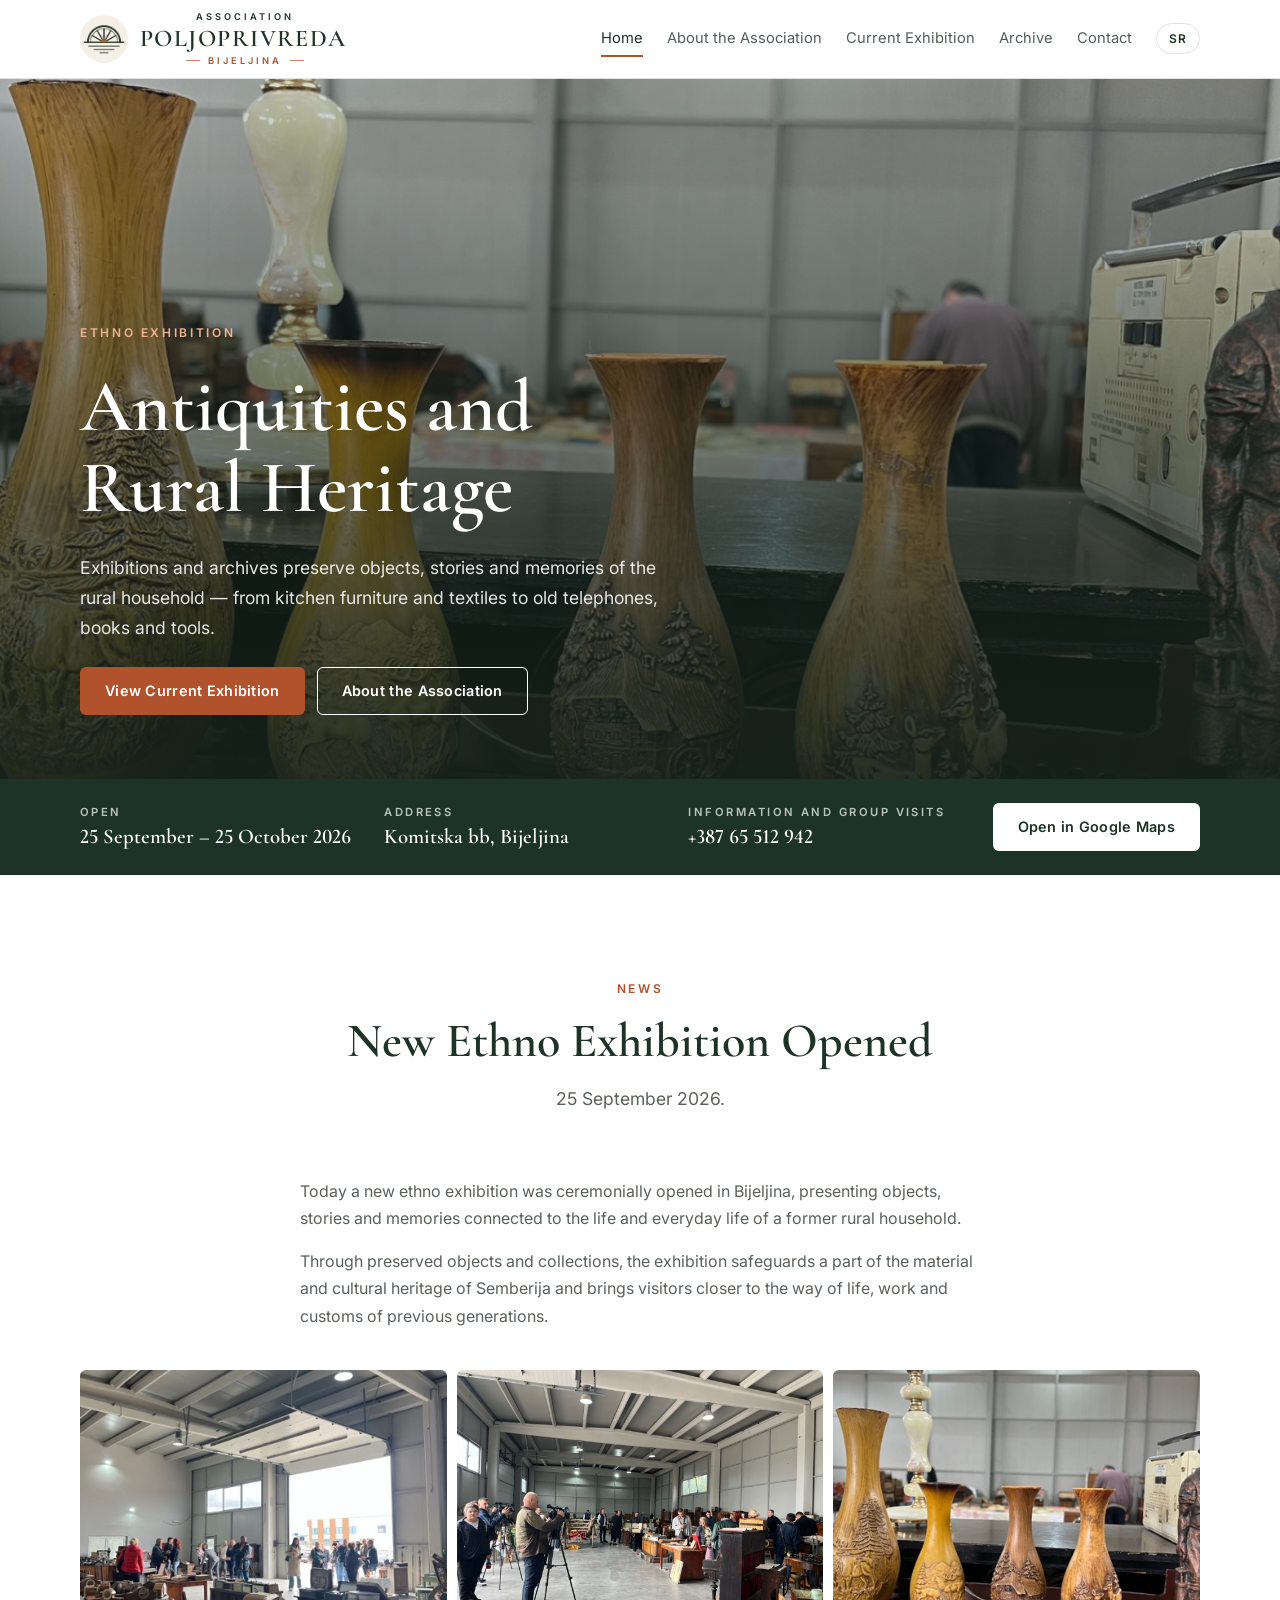
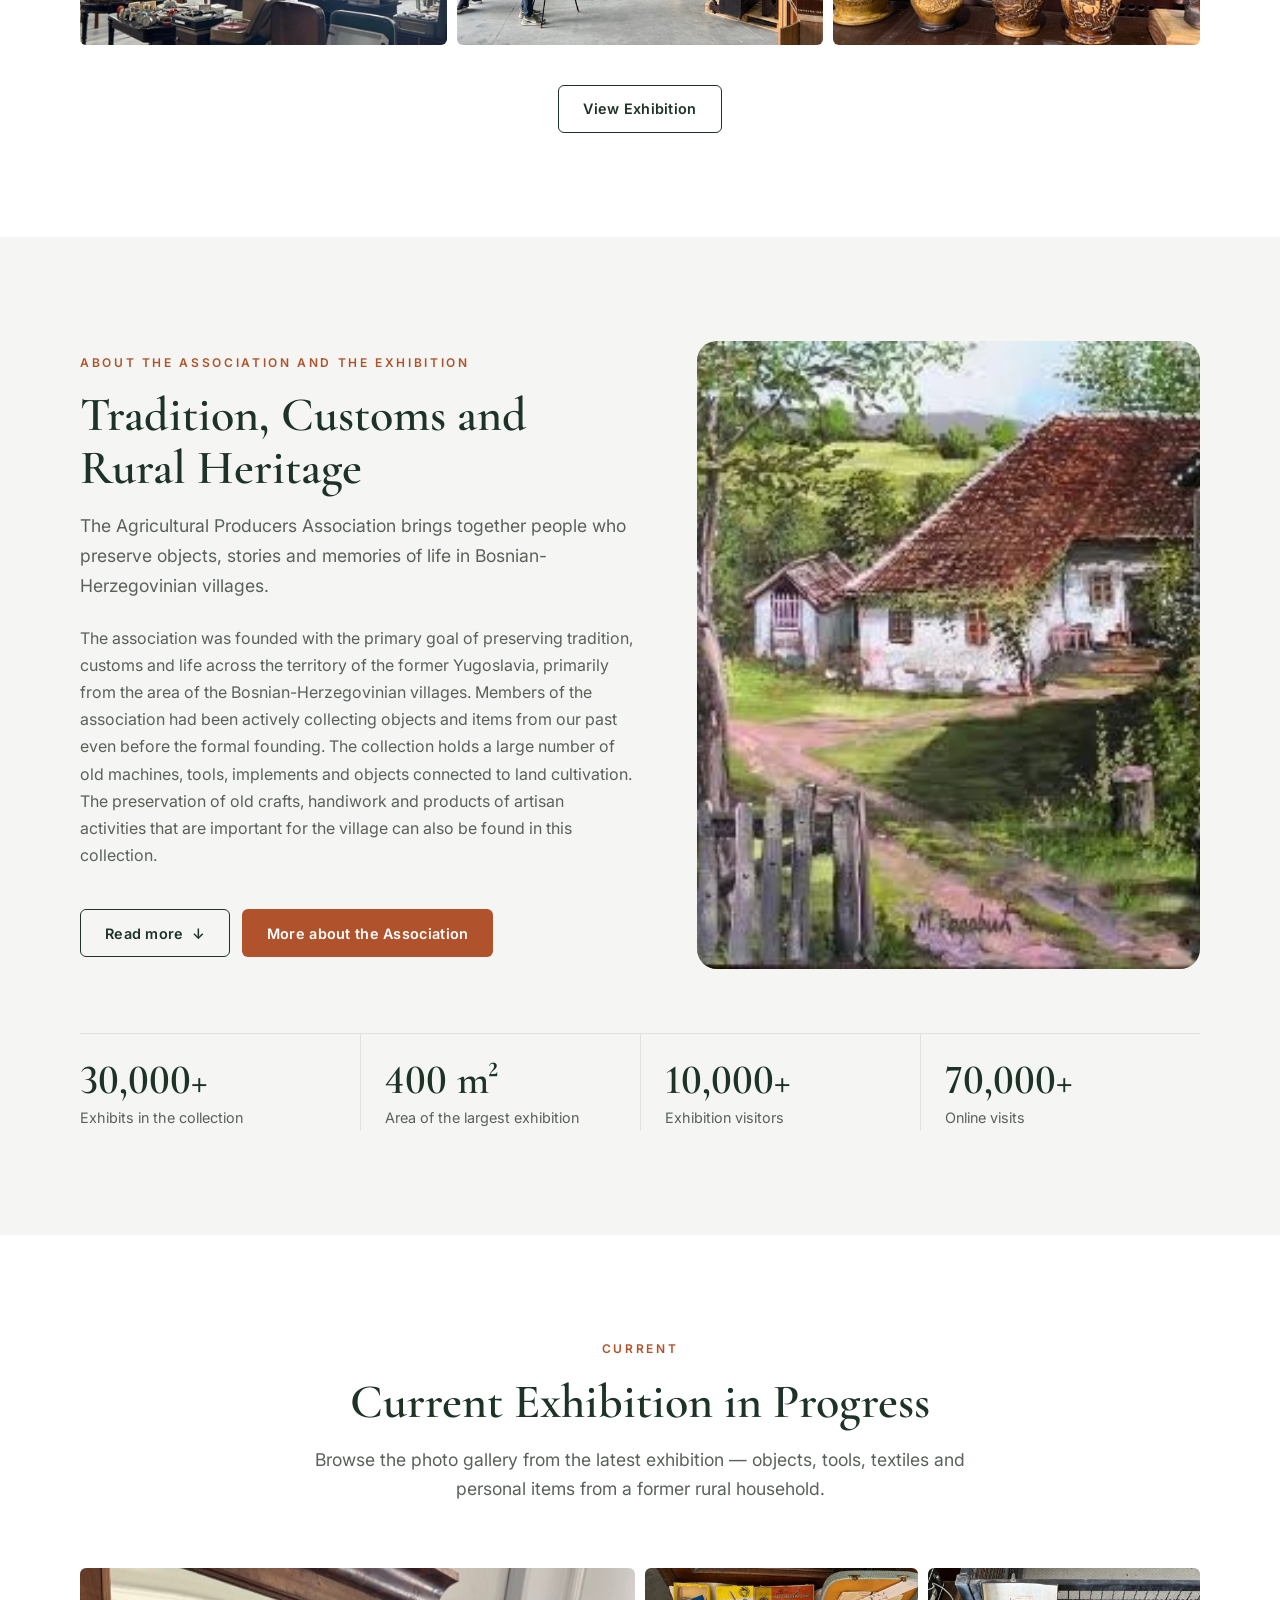
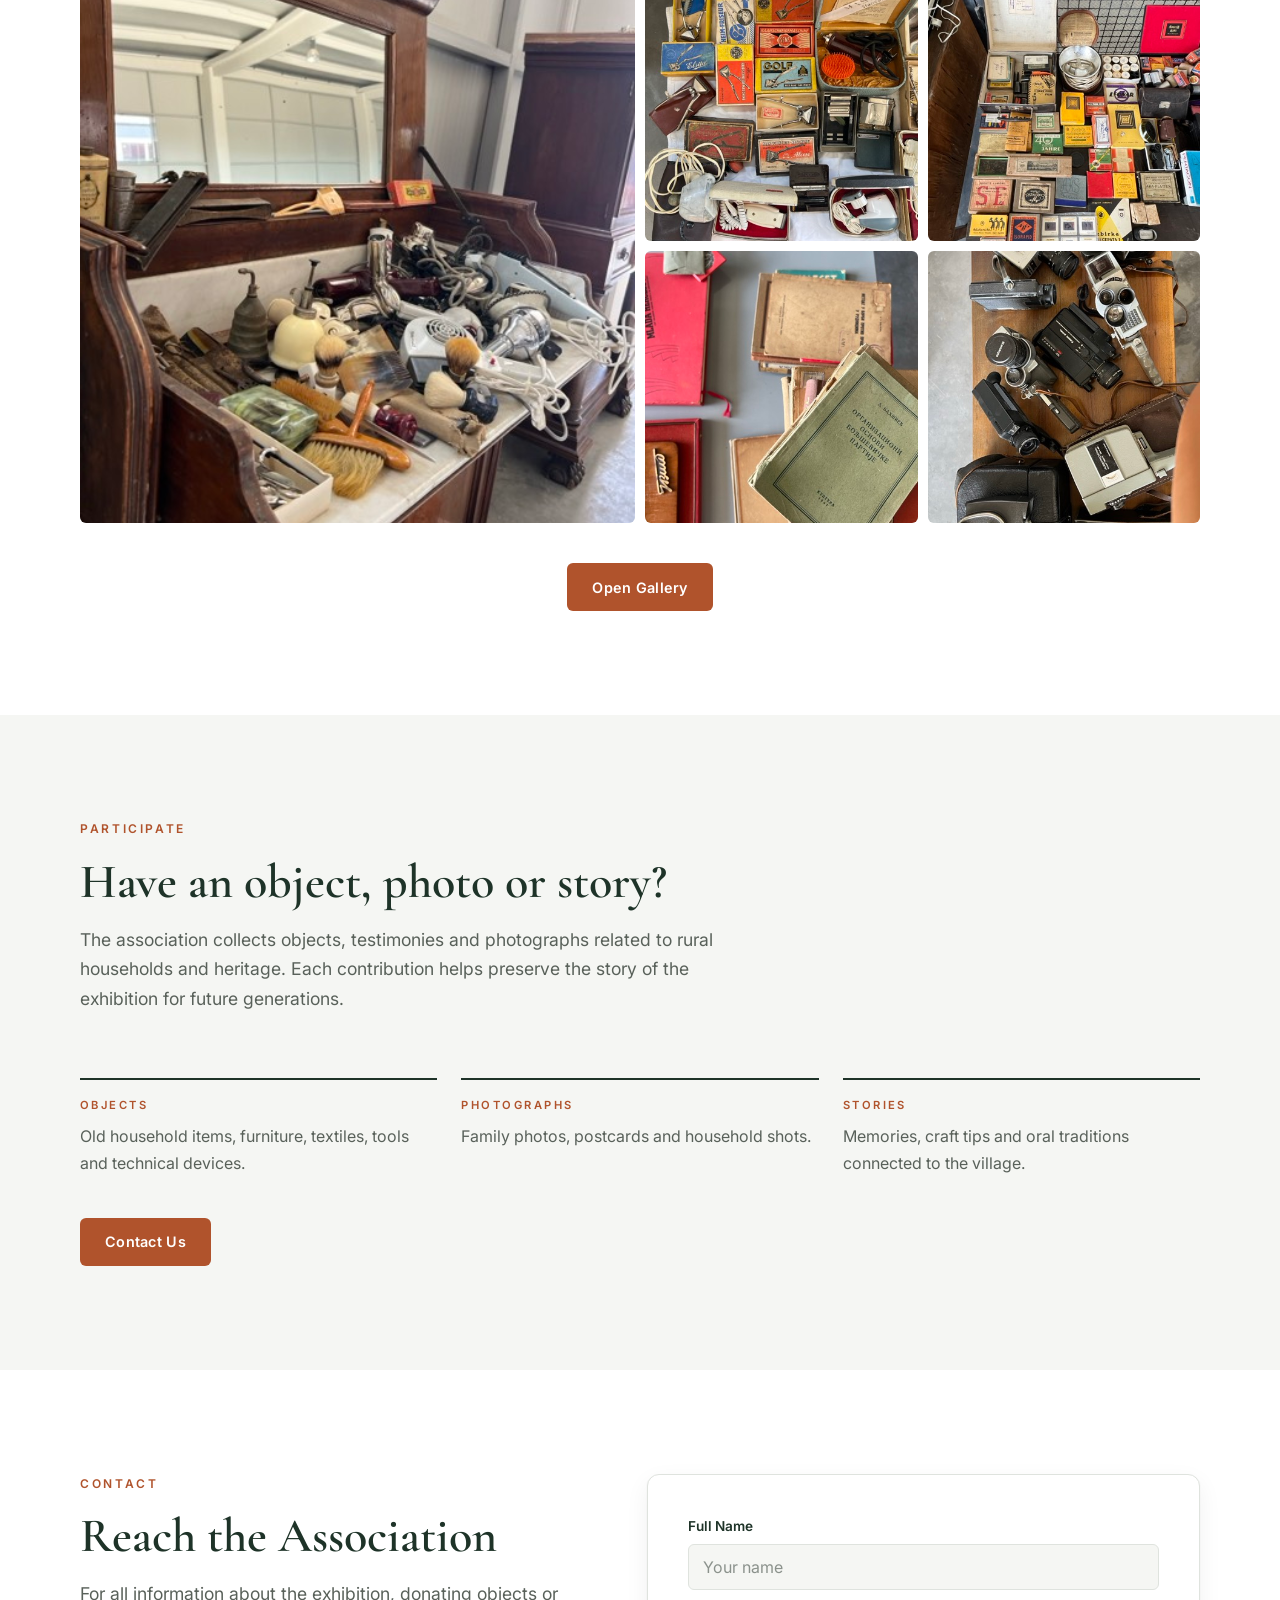
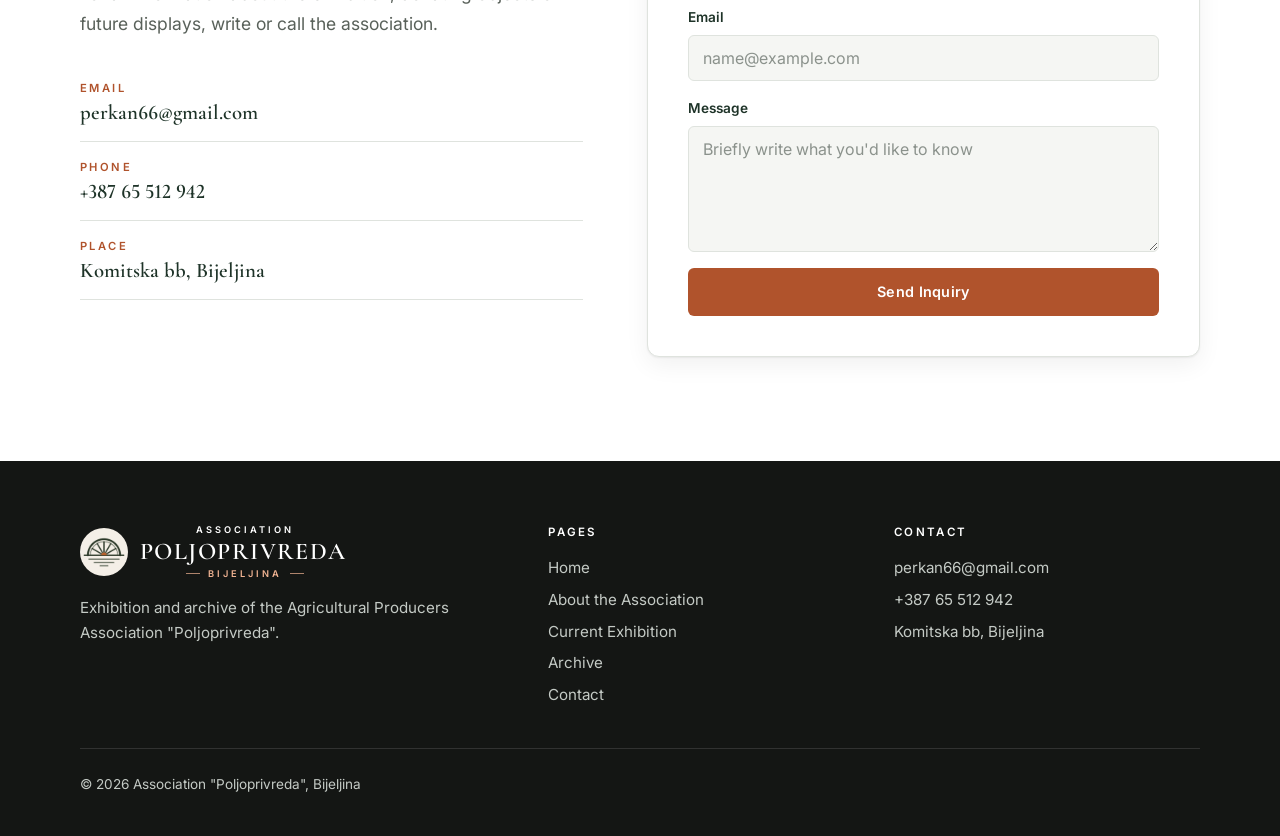
<file: index.html>
<!doctype html>
<html lang="sr" data-i18n-title="site.title">
  <head>
    <meta charset="UTF-8" />
    <meta name="viewport" content="width=device-width, initial-scale=1.0" />
    <title>Antikviteti i nasljeđe | Početna</title>
    <meta
      name="description"
      data-i18n="site.description.home"
      content="Izložba i arhiv antikviteta i seoskog nasljeđa Udruženja poljoprivrednih proizvođača."
    />
    <meta name="theme-color" content="#1b0f0b" />
    <meta property="og:site_name" content="Srce Semberije — Antikviteti i nasljeđe" />
    <meta property="og:locale" content="sr_RS" />
    <meta property="og:type" content="website" />
    <meta property="og:title" content="Antikviteti i nasljeđe | Početna" />
    <meta
      property="og:description"
      content="Izložba i arhiv antikviteta i seoskog nasljeđa Udruženja poljoprivrednih proizvođača."
    />
    <meta property="og:image" content="https://srcesemberije.org/slike/1a49226b314358939cae71356e4f564d.JPEG" />
    <meta name="twitter:card" content="summary_large_image" />
    <script type="application/ld+json">
      {
        "@context": "https://schema.org",
        "@type": "Organization",
        "name": "Udruženje poljoprivrednih proizvođača „Poljoprivreda“",
        "alternateName": "Srce Semberije — Antikviteti i nasljeđe",
        "url": "https://srcesemberije.org/",
        "description": "Udruženje koje čuva seosko nasljeđe, predmete, zanate i uspomene iz bosansko-hercegovačkih sela."
      }
    </script>
    <link rel="preconnect" href="https://fonts.googleapis.com" />
    <link rel="preconnect" href="https://fonts.gstatic.com" crossorigin />
    <link
      href="https://fonts.googleapis.com/css2?family=Cormorant+Garamond:wght@500;600;700&family=Inter:wght@400;500;600;700&display=swap"
      rel="stylesheet"
    />
    <link rel="icon" href="favicon.png" type="image/png" />
    <link rel="apple-touch-icon" href="apple-touch-icon.png" />
    <link rel="stylesheet" href="styles.css" />
    <script defer src="i18n.js"></script>
    <script defer src="script.js"></script>
  </head>
  <body class="home-page">
    <header class="site-header">
      <div class="container header-inner">
        <a class="brand" href="index.html">
          <span class="brand-mark"><img src="logo-mark.png" data-i18n-alt="brand.img.alt" alt="Logo Udruženja „Poljoprivreda“" /></span>
          <span class="brand-text">
            <small class="brand-kicker" data-i18n="brand.kicker">Udruženje</small>
            <strong class="brand-name">Poljoprivreda</strong>
            <small class="brand-place">Bijeljina</small>
          </span>
        </a>

        <button
          class="menu-toggle"
          type="button"
          aria-expanded="false"
          aria-controls="site-nav"
          data-i18n-aria="nav.menu" aria-label="Meni"
        >
          <span></span>
          <span></span>
          <span></span>
        </button>

        <nav id="site-nav" class="site-nav">
          <a href="index.html" aria-current="page" data-i18n="nav.home">Početna</a>
          <a href="udruzenje.html" data-i18n="nav.about">O udruženju</a>
          <a href="current.html" data-i18n="nav.upcoming">Trenutna izložba</a>
          <a href="archive.html" data-i18n="nav.archive">Arhiv</a>
          <a href="#kontakt" data-i18n="nav.contact">Kontakt</a>
          <button class="lang-toggle" type="button" data-lang-toggle>EN</button>
        </nav>
      </div>
    </header>

    <main>
      <section class="hero">
        <img class="hero-bg" src="otvorenje/web/IMG_5416.jpg" alt="" fetchpriority="high" />
        <div class="container hero-content">
          <span class="eyebrow" data-i18n="hero.eyebrow.home">Etno izložba</span>
          <h1 data-i18n="hero.h1.home">Antikviteti i seosko nasljeđe</h1>
          <p class="lead" data-i18n="hero.lead.home">Izložbe i arhiv čuvaju predmete, priče i sjećanja seoskog domaćinstva — od kuhinjskog namještaja i tekstila, do starih telefona, knjiga i alata.</p>
          <div class="actions">
            <a class="button button-primary" href="current.html" data-i18n="hero.cta.view">Pogledaj trenutnu izložbu</a>
            <a class="button button-secondary" href="udruzenje.html" data-i18n="hero.cta.about">O udruženju</a>
          </div>
        </div>
      </section>

      <section class="visit" data-i18n-aria="visit.h2" aria-label="Posjetite izložbu">
        <div class="container visit-inner">
          <div>
            <span class="label" data-i18n="visit.dates.label">Otvoreno</span>
            <strong data-i18n="visit.dates.value">25. septembar – 25. oktobar 2026.</strong>
          </div>
          <div>
            <span class="label" data-i18n="visit.address.label">Adresa</span>
            <strong data-i18n="visit.address.value">Komitska bb, Bijeljina</strong>
          </div>
          <div>
            <span class="label" data-i18n="visit.contact.label">Informacije i grupne posjete</span>
            <a href="tel:+38765512942">+387 65 512 942</a>
          </div>
          <a
            class="button"
            href="https://www.google.com/maps/search/?api=1&amp;query=Komitska+bb%2C+Bijeljina"
            target="_blank"
            rel="noopener noreferrer"
            data-i18n="visit.map"
          >Otvori u Google mapama</a>
        </div>
      </section>

      <section class="section reveal">
        <div class="container">
          <div class="section-heading center">
            <span class="eyebrow" data-i18n="opening.eyebrow">Novosti</span>
            <h2 data-i18n="opening.h2.index">Otvorena nova etno izložba</h2>
            <p class="lead" data-i18n="opening.date">25. septembar 2026.</p>
          </div>
          <div class="prose center">
            <p data-i18n="opening.p1.index">Danas je u Bijeljini svečano otvorena nova etno izložba koja predstavlja predmete, priče i uspomene vezane za život i svakodnevicu nekadašnjeg seoskog domaćinstva.</p>
            <p data-i18n="opening.p2">Kroz sačuvane predmete i zbirke, izložba čuva dio materijalnog i kulturnog nasljeđa Semberije i približava posjetiocima način života, rada i običaja prethodnih generacija.</p>
          </div>
          <div class="photo-grid three" data-i18n-aria="opening.gallery.aria" aria-label="Galerija sa otvorenja izložbe">
            <figure>
              <img src="otvorenje/thumb/IMG_5396.jpg" data-i18n-alt="opening.thumb.alt" alt="Fotografija sa otvorenja izložbe Srce Semberije" loading="lazy" decoding="async" />
            </figure>
            <figure>
              <img src="otvorenje/thumb/IMG_5404.jpg" data-i18n-alt="opening.thumb.alt" alt="Fotografija sa otvorenja izložbe Srce Semberije" loading="lazy" decoding="async" />
            </figure>
            <figure>
              <img src="otvorenje/thumb/IMG_5416.jpg" data-i18n-alt="opening.thumb.alt" alt="Fotografija sa otvorenja izložbe Srce Semberije" loading="lazy" decoding="async" />
            </figure>
          </div>
          <div class="center-cta">
            <a class="button button-secondary" href="current.html" data-i18n="opening.cta">Pogledaj izložbu</a>
          </div>
        </div>
      </section>

      <section id="o-udruzenju" class="section section-alt reveal">
        <div class="container">
          <div class="split">
            <div>
              <div class="section-heading">
                <span class="eyebrow" data-i18n="about.eyebrow">O udruženju i izložbi</span>
                <h2 data-i18n="about.h2">Tradicija, običaji i seosko nasljeđe</h2>
                <p class="lead" data-i18n="about.lead">Udruženje poljoprivrednih proizvođača okuplja ljude koji čuvaju predmete, priče i uspomene iz života u Bosansko-hercegovačkim selima.</p>
              </div>
              <div class="prose">
                <p data-i18n="about.p1">Udruženje je osnovano sa primarnim ciljem očuvanja tradicije, običaja i života na području stare Jugoslavije, a prvenstveno sa područja Bosansko-hercegovačkih sela. Članovi udruženja su i prije osnivanja aktivno radili na sakupljanju predmeta i stvari iz naše prošlosti. U kolekciji se nalazi veliki broj starih mašina, alata, oruđa i predmeta koji su vezani za obradu zemlje. Očuvanje starih zanata, rukotvorina i proizvoda iz zanatskih djelatnosti koji su važni za selo, takođe se nalaze u ovoj kolekciji.</p>
                <div class="about-more" id="about-more-text" hidden>
                  <p data-i18n="about.more.p1">Više stotina knjiga, tekstila i odjeće, zavidna kolekcija starih radio i TV aparata, bogata kolekcija starog namještaja i ćilima izloženi su na etno izložbi „Srce Semberije - život u prošlosti". Izložba treba da prikaže šta se sve koristilo na našim prostorima krajem 19. i početkom 20. vijeka, koji materijali su se koristili, kako su pravljeni, koliko su trajali i niz drugih pitanja i odgovora daće ova izložba.</p>
                  <p data-i18n="about.more.p2">Pažljivom posjetiocu izložbe neće promaći koliko je život i rad u prošlosti bio racionalan, efikasan i jednostavan, koliko su svakodnevni predmeti bili od prirodnih materijala, koliki je sklad postojao između života na selu i prirodnog okruženja, i to je samo jedan od ciljeva koje treba da prikaže ova izložba. Posebno želimo da istaknemo da svaki posjetilac obrati pažnju na dizajn, ergonomiju i boje predmeta ali i tekstila kao i odjeće koja se koristila u prošlosti.</p>
                  <p data-i18n="about.more.p3">Na izložbi je prikazano više od 1.000 eksponata, kojim je obuhvaćen niz segmenata iz prošlosti, kao što su: poljoprivreda, zanatstvo, školstvo, muzika i medicina. Ističemo kolekciju starih pegli, fotoaparata, radio uređaja, satova, knjiga, posuđa, odjeće, ćilima, rukotvorina, ploča, namještaja, pisaćih mašina, lampi i drugog.</p>
                  <p data-i18n="about.more.p4">Cilj izložbe je da edukuje i informiše posjetioce o prošlosti i da ih podstakne da razmišljaju o vezi između prošlosti i sadašnjosti, ali i da probudi osjećaj i emocije. Udruženje je do sada više puta javno nastupalo na sajmovima i etno smotrama u Republici Srpskoj, a tokom 2025. godine samostalno su organizovali etno izložbu koja je bila postavljena na površini od 400 m² sa takođe zavidnim brojem izloženih predmeta. Izložba je trajala dva mjeseca, a istu je posjetilo preko 10.000 posjetilaca. Internet prezentaciju je pogledalo više od 70.000 posjetilaca.</p>
                  <p data-i18n="about.more.p5">Posebno su nas obradovali pozitivni komentari izložbe, a ono što ohrabruje jeste činjenica da je na izložbi predstavljen samo dio predmeta koji se nalaze u našoj kolekciji. Zbog uslova, nemogućnosti pravilne obrade predmeta, nepostojanja adekvatnog izložbenog prostora i namještaja, veliki dio predmeta ostao je u magacinu udruženja da se čuva, nadamo se, do sljedeće izložbe. Pozivamo vas da posjetite našu izložbu.</p>
                </div>
              </div>
              <div class="actions">
              <button
                class="button button-secondary about-readmore-btn"
                type="button"
                aria-expanded="false"
                aria-controls="about-more-text"
              >
                <span class="readmore-text-show" data-i18n="about.readmore.show">Pročitaj više</span>
                <span class="readmore-text-hide" data-i18n="about.readmore.hide" hidden>Pročitaj manje</span>
                <span class="readmore-icon" aria-hidden="true">↓</span>
              </button>
                <a class="button button-primary" href="udruzenje.html" data-i18n="about.cta.button">Više o udruženju</a>
              </div>
            </div>
            <div class="split-media">
              <img src="staroselo.jpeg" data-i18n-alt="current.feature.img.alt" alt="Staro selo Semberije — vizuelni uvod u opis izložbe" loading="lazy" decoding="async" />
            </div>
          </div>

          <ul class="stats">
            <li>
              <strong data-i18n="about.stat1.value">30.000+</strong>
              <span data-i18n="about.stat1.label">Eksponata u kolekciji</span>
            </li>
            <li>
              <strong data-i18n="about.stat2.value">400 m²</strong>
              <span data-i18n="about.stat2.label">Površina najveće izložbe</span>
            </li>
            <li>
              <strong data-i18n="about.stat3.value">10.000+</strong>
              <span data-i18n="about.stat3.label">Posjetilaca izložbe</span>
            </li>
            <li>
              <strong data-i18n="about.stat4.value">70.000+</strong>
              <span data-i18n="about.stat4.label">Posjeta online</span>
            </li>
          </ul>
        </div>
      </section>

      <section class="section reveal">
        <div class="container">
          <div class="section-heading center">
            <span class="eyebrow" data-i18n="current.eyebrow">Aktuelno</span>
            <h2 data-i18n="current.h2">Trenutna izložba u toku</h2>
            <p class="lead" data-i18n="current.lead">Pogledajte galeriju fotografija sa aktuelne postavke — predmeti, alati, tekstil i lične stvari iz nekadašnjeg seoskog domaćinstva.</p>
          </div>
          <div class="photo-grid featured">
            <a href="current.html" data-i18n-aria="current.cta" aria-label="Otvori galeriju">
              <img src="trenutnaizlozba/thumb/IMG_4612.jpg" alt="" loading="lazy" decoding="async" />
            </a>
            <a href="current.html" data-i18n-aria="current.cta" aria-label="Otvori galeriju">
              <img src="trenutnaizlozba/thumb/IMG_4615.jpg" alt="" loading="lazy" decoding="async" />
            </a>
            <a href="current.html" data-i18n-aria="current.cta" aria-label="Otvori galeriju">
              <img src="trenutnaizlozba/thumb/IMG_4623.jpg" alt="" loading="lazy" decoding="async" />
            </a>
            <a href="current.html" data-i18n-aria="current.cta" aria-label="Otvori galeriju">
              <img src="trenutnaizlozba/thumb/IMG_4643.jpg" alt="" loading="lazy" decoding="async" />
            </a>
            <a href="current.html" data-i18n-aria="current.cta" aria-label="Otvori galeriju">
              <img src="trenutnaizlozba/thumb/IMG_4635.jpg" alt="" loading="lazy" decoding="async" />
            </a>
          </div>
          <div class="center-cta">
            <a class="button button-primary" href="current.html" data-i18n="current.cta">Otvori galeriju</a>
          </div>
        </div>
      </section>

      <section class="section section-alt reveal">
        <div class="container">
          <div class="section-heading">
            <span class="eyebrow" data-i18n="contribute.eyebrow">Učestvovanje</span>
            <h2 data-i18n="contribute.h2">Imate predmet, fotografiju ili priču?</h2>
            <p class="lead" data-i18n="contribute.lead">Udruženje prikuplja predmete, svjedočanstva i fotografije vezane za seosko domaćinstvo i nasljeđe. Svaki prilog pomaže da se priča izložbe sačuva za buduće generacije.</p>
          </div>
          <ul class="contribute-list">
            <li>
              <span class="label" data-i18n="contribute.item1.label">Predmeti</span>
              <p data-i18n="contribute.item1.text">Stari kućni predmeti, namještaj, tekstil, alati i tehničke naprave.</p>
            </li>
            <li>
              <span class="label" data-i18n="contribute.item2.label">Fotografije</span>
              <p data-i18n="contribute.item2.text">Porodične fotografije, razglednice i snimci iz domaćinstva.</p>
            </li>
            <li>
              <span class="label" data-i18n="contribute.item3.label">Priče</span>
              <p data-i18n="contribute.item3.text">Sjećanja, zanatski savjeti i usmena predanja vezana za selo.</p>
            </li>
          </ul>
          <div class="actions">
            <a class="button button-primary" href="#kontakt" data-i18n="contribute.cta">Kontaktirajte nas</a>
          </div>
        </div>
      </section>

      <section id="kontakt" class="section reveal">
        <div class="container contact-grid">
          <div>
            <div class="section-heading">
              <span class="eyebrow" data-i18n="contact.eyebrow">Kontakt</span>
              <h2 data-i18n="contact.h2">Javite se udruženju</h2>
              <p class="lead" data-i18n="contact.lead">Za sve informacije o izložbi, predaji predmeta ili budućim postavkama, pišite ili pozovite udruženje.</p>
            </div>
            <ul class="contact-list">
              <li>
                <span class="label" data-i18n="contact.label.email">Email</span>
                <a href="mailto:perkan66@gmail.com">perkan66@gmail.com</a>
              </li>
              <li>
                <span class="label" data-i18n="contact.label.phone">Telefon</span>
                <a href="tel:+38765512942">+387 65 512 942</a>
              </li>
              <li>
                <span class="label" data-i18n="contact.label.place">Mjesto</span>
                <span data-i18n="visit.address.value">Komitska bb, Bijeljina</span>
              </li>
            </ul>
          </div>

          <form class="contact-form">
            <label>
              <span data-i18n="contact.form.name">Ime i prezime</span>
              <input type="text" name="name" autocomplete="name" data-i18n-placeholder="contact.form.name.placeholder" placeholder="Vaše ime" required />
            </label>
            <label>
              <span data-i18n="contact.form.email">Email</span>
              <input type="email" name="email" autocomplete="email" data-i18n-placeholder="contact.form.email.placeholder" placeholder="ime@primjer.com" required />
            </label>
            <label>
              <span data-i18n="contact.form.message">Poruka</span>
              <textarea name="message" rows="5" data-i18n-placeholder="contact.form.message.placeholder" placeholder="Ukratko napišite šta vas zanima" required></textarea>
            </label>
            <button class="button button-primary" type="submit" data-i18n="contact.form.submit">Pošalji upit</button>
            <p class="form-status" role="status" aria-live="polite" data-i18n="contact.form.status" hidden>Hvala na poruci. Udruženje će odgovoriti u najkraćem roku.</p>
          </form>
        </div>
      </section>
    </main>

    <footer class="site-footer">
      <div class="container footer-inner">
        <div>
          <a class="brand" href="index.html">
          <span class="brand-mark"><img src="logo-mark.png" alt="" aria-hidden="true" /></span>
          <span class="brand-text">
            <small class="brand-kicker" data-i18n="brand.kicker">Udruženje</small>
            <strong class="brand-name">Poljoprivreda</strong>
            <small class="brand-place">Bijeljina</small>
          </span>
          </a>
          <p data-i18n="footer.copy.about">Izložba i arhiv Udruženja poljoprivrednih proizvođača "Poljoprivreda".</p>
        </div>
        <nav data-i18n-aria="footer.pages" aria-label="Stranice">
          <p class="footer-title" data-i18n="footer.pages">Stranice</p>
          <ul class="footer-links">
            <li><a href="index.html" data-i18n="nav.home">Početna</a></li>
            <li><a href="udruzenje.html" data-i18n="nav.about">O udruženju</a></li>
            <li><a href="current.html" data-i18n="nav.upcoming">Trenutna izložba</a></li>
            <li><a href="archive.html" data-i18n="nav.archive">Arhiv</a></li>
            <li><a href="#kontakt" data-i18n="nav.contact">Kontakt</a></li>
          </ul>
        </nav>
        <div>
          <p class="footer-title" data-i18n="footer.contact">Kontakt</p>
          <ul class="footer-links">
            <li><a href="mailto:perkan66@gmail.com">perkan66@gmail.com</a></li>
            <li><a href="tel:+38765512942">+387 65 512 942</a></li>
            <li><a href="https://www.google.com/maps/search/?api=1&amp;query=Komitska+bb%2C+Bijeljina" target="_blank" rel="noopener noreferrer" data-i18n="visit.address.value">Komitska bb, Bijeljina</a></li>
          </ul>
        </div>
        <p class="footer-bottom" data-i18n="footer.rights">© 2026 Udruženje „Poljoprivreda", Bijeljina</p>
      </div>
    </footer>
  </body>
</html>
</file>
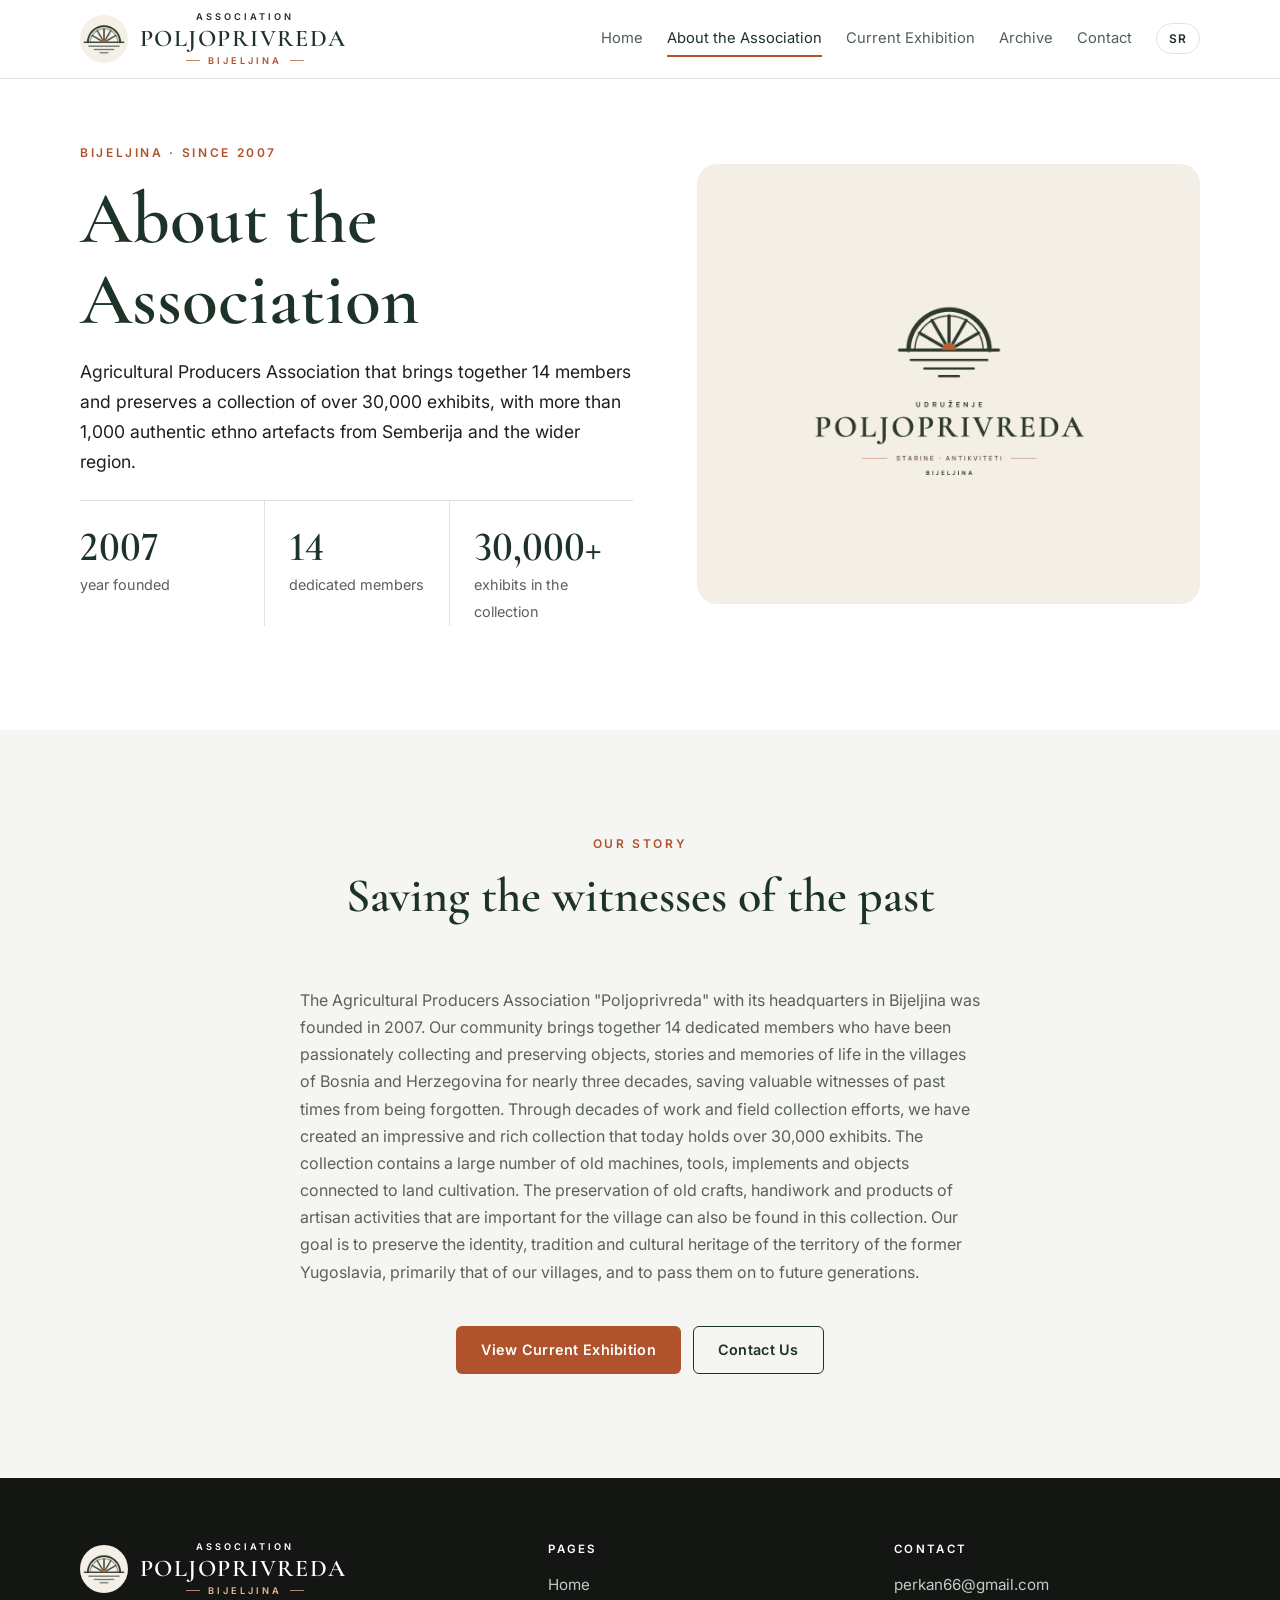
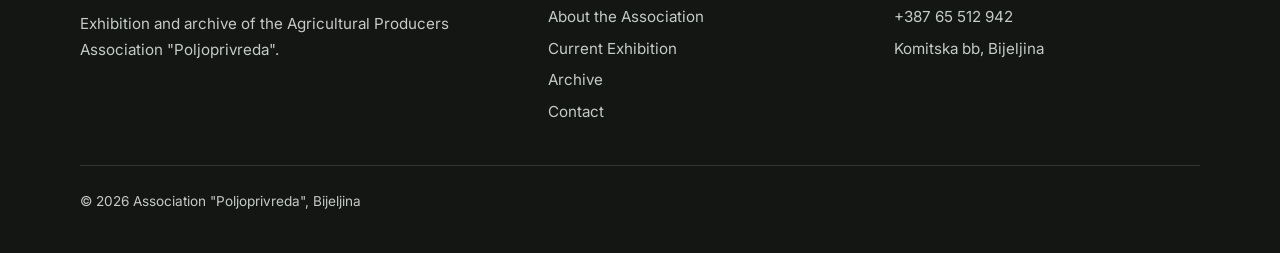
<file: udruzenje.html>
<!doctype html>
<html lang="sr" data-i18n-title="site.title.about">
  <head>
    <meta charset="UTF-8" />
    <meta name="viewport" content="width=device-width, initial-scale=1.0" />
    <title>O udruženju | Antikviteti i nasljeđe</title>
    <meta
      name="description"
      data-i18n="site.description.about"
      content="Udruženje poljoprivrednih proizvođača Poljoprivreda iz Bijeljine — osnivanje, članovi, zbirka od preko 30.000 eksponata i očuvanje tradicije Semberije."
    />
    <meta name="theme-color" content="#1b0f0b" />
    <meta property="og:site_name" content="Srce Semberije — Antikviteti i nasljeđe" />
    <meta property="og:locale" content="sr_RS" />
    <meta property="og:type" content="website" />
    <meta property="og:title" content="O udruženju | Antikviteti i nasljeđe" />
    <meta
      property="og:description"
      content="Udruženje poljoprivrednih proizvođača Poljoprivreda iz Bijeljine — osnivanje, članovi, zbirka od preko 30.000 eksponata i očuvanje tradicije Semberije."
    />
    <meta property="og:image" content="https://srcesemberije.org/slike/1a49226b314358939cae71356e4f564d.JPEG" />
    <meta name="twitter:card" content="summary_large_image" />
    <script type="application/ld+json">
      {
        "@context": "https://schema.org",
        "@type": "Organization",
        "name": "Udruženje poljoprivrednih proizvođača „Poljoprivreda“",
        "url": "https://srcesemberije.org/",
        "foundingDate": "2007",
        "founder": {
          "@type": "Person",
          "name": "Jelena Perković"
        },
        "address": {
          "@type": "PostalAddress",
          "addressLocality": "Bijeljina",
          "addressCountry": "BA"
        },
        "description": "Udruženje poljoprivrednih proizvođača koje okuplja 14 članova i čuva zbirku od preko 30.000 eksponata, sa više od 1.000 autentičnih etno artefakata iz Semberije i šireg regiona."
      }
    </script>
    <link rel="preconnect" href="https://fonts.googleapis.com" />
    <link rel="preconnect" href="https://fonts.gstatic.com" crossorigin />
    <link
      href="https://fonts.googleapis.com/css2?family=Cormorant+Garamond:wght@500;600;700&family=Inter:wght@400;500;600;700&display=swap"
      rel="stylesheet"
    />
    <link rel="icon" href="favicon.png" type="image/png" />
    <link rel="apple-touch-icon" href="apple-touch-icon.png" />
    <link rel="stylesheet" href="styles.css" />
    <script defer src="i18n.js"></script>
    <script defer src="script.js"></script>
  </head>
  <body class="about-page">
    <header class="site-header">
      <div class="container header-inner">
        <a class="brand" href="index.html">
          <span class="brand-mark"><img src="logo-mark.png" data-i18n-alt="brand.img.alt" alt="Logo Udruženja „Poljoprivreda“" /></span>
          <span class="brand-text">
            <small class="brand-kicker" data-i18n="brand.kicker">Udruženje</small>
            <strong class="brand-name">Poljoprivreda</strong>
            <small class="brand-place">Bijeljina</small>
          </span>
        </a>

        <button
          class="menu-toggle"
          type="button"
          aria-expanded="false"
          aria-controls="site-nav"
          data-i18n-aria="nav.menu" aria-label="Meni"
        >
          <span></span>
          <span></span>
          <span></span>
        </button>

        <nav id="site-nav" class="site-nav">
          <a href="index.html" data-i18n="nav.home">Početna</a>
          <a href="udruzenje.html" aria-current="page" data-i18n="nav.about">O udruženju</a>
          <a href="current.html" data-i18n="nav.upcoming">Trenutna izložba</a>
          <a href="archive.html" data-i18n="nav.archive">Arhiv</a>
          <a href="index.html#kontakt" data-i18n="nav.contact">Kontakt</a>
          <button class="lang-toggle" type="button" data-lang-toggle>EN</button>
        </nav>
      </div>
    </header>

    <main>
      <section class="page-header">
        <div class="container split">
          <div>
            <div class="section-heading">
              <span class="eyebrow" data-i18n="about.page.eyebrow">Bijeljina · od 2007.</span>
              <h1 data-i18n="nav.about">O udruženju</h1>
              <p class="lead" data-i18n="about.association.description">Udruženje poljoprivrednih proizvođača koje okuplja 14 članova i čuva zbirku od preko 30.000 eksponata, sa više od 1.000 autentičnih etno artefakata iz Semberije i šireg regiona.</p>
            </div>
            <ul class="stats three">
              <li>
                <strong data-i18n="about.fact.founded.value">2007.</strong>
                <span data-i18n="about.fact.founded.label">godina osnivanja</span>
              </li>
              <li>
                <strong data-i18n="about.fact.members.value">14</strong>
                <span data-i18n="about.fact.members.label">posvećenih članova</span>
              </li>
              <li>
                <strong data-i18n="about.fact.items.value">30.000+</strong>
                <span data-i18n="about.fact.items.label">eksponata u zbirci</span>
              </li>
            </ul>
          </div>
          <div class="logo-panel">
            <img src="logo-full.png" data-i18n-alt="brand.img.alt" alt="Logo Udruženja „Poljoprivreda“" />
          </div>
        </div>
      </section>

      <section class="section section-alt reveal">
        <div class="container">
          <div class="section-heading center">
            <span class="eyebrow" data-i18n="about.story.eyebrow">Naša priča</span>
            <h2 data-i18n="about.story.h2">Čuvamo svjedoke prošlih vremena</h2>
          </div>
          <div class="prose center">
            <p data-i18n="about.prose">Udruženje poljoprivrednih proizvođača "Poljoprivreda" sa sjedištem u Bijeljini osnovano je 2007. godine. Naša zajednica okuplja 14 posvećenih članova koji već skoro tri decenije sakupljaju i čuvaju predmete, priče i uspomene iz života u Bosansko-hercegovačkim selima, spasavajući od zaborava dragocjene svjedoke prošlih vremena. Kroz višedecenijski rad i terenski sakupljački trud, stvorili smo impresivnu i bogatu zbirku koja danas broji preko 30.000 eksponata. U kolekciji se nalazi veliki broj starih mašina, alata, oruđa i predmeta koji su vezani za obradu zemlje. Očuvanje starih zanata, rukotvorina i proizvoda iz zanatskih djelatnosti koji su važni za selo, takođe se nalaze u ovoj kolekciji. Naš cilj je očuvanje identiteta, tradicije i kulturnog nasljeđa područja stare Jugoslavije, a prvenstveno sa područja naših sela, te njihovo prenošenje na buduće generacije.</p>
          </div>
          <div class="center-cta actions center">
            <a class="button button-primary" href="current.html" data-i18n="hero.cta.view">Pogledaj trenutnu izložbu</a>
            <a class="button button-secondary" href="index.html#kontakt" data-i18n="contribute.cta">Kontaktirajte nas</a>
          </div>
        </div>
      </section>
    </main>

    <footer class="site-footer">
      <div class="container footer-inner">
        <div>
          <a class="brand" href="index.html">
          <span class="brand-mark"><img src="logo-mark.png" alt="" aria-hidden="true" /></span>
          <span class="brand-text">
            <small class="brand-kicker" data-i18n="brand.kicker">Udruženje</small>
            <strong class="brand-name">Poljoprivreda</strong>
            <small class="brand-place">Bijeljina</small>
          </span>
          </a>
          <p data-i18n="footer.copy.about">Izložba i arhiv Udruženja poljoprivrednih proizvođača "Poljoprivreda".</p>
        </div>
        <nav data-i18n-aria="footer.pages" aria-label="Stranice">
          <p class="footer-title" data-i18n="footer.pages">Stranice</p>
          <ul class="footer-links">
            <li><a href="index.html" data-i18n="nav.home">Početna</a></li>
            <li><a href="udruzenje.html" data-i18n="nav.about">O udruženju</a></li>
            <li><a href="current.html" data-i18n="nav.upcoming">Trenutna izložba</a></li>
            <li><a href="archive.html" data-i18n="nav.archive">Arhiv</a></li>
            <li><a href="index.html#kontakt" data-i18n="nav.contact">Kontakt</a></li>
          </ul>
        </nav>
        <div>
          <p class="footer-title" data-i18n="footer.contact">Kontakt</p>
          <ul class="footer-links">
            <li><a href="mailto:perkan66@gmail.com">perkan66@gmail.com</a></li>
            <li><a href="tel:+38765512942">+387 65 512 942</a></li>
            <li><a href="https://www.google.com/maps/search/?api=1&amp;query=Komitska+bb%2C+Bijeljina" target="_blank" rel="noopener noreferrer" data-i18n="visit.address.value">Komitska bb, Bijeljina</a></li>
          </ul>
        </div>
        <p class="footer-bottom" data-i18n="footer.rights">© 2026 Udruženje „Poljoprivreda", Bijeljina</p>
      </div>
    </footer>
  </body>
</html>
</file>
<file: styles.css>
/* ==========================================================================
   Udruženje „Poljoprivreda" — site styles
   Palette from the association logo: deep green, white, black, terracotta.
   ========================================================================== */

/* ---------- Tokens ---------- */
:root {
  --green-900: #1e3328;
  --green-800: #284437;
  --green-50: #f3f6f2;
  --white: #ffffff;
  --black: #141614;
  --text: #1c201d;
  --muted: #59615a;
  --terracotta: #b0532c;
  --terracotta-dark: #8f4222;
  --terracotta-light: #f0b392;
  --line: #dfe3de;

  --bg: var(--white);
  --bg-alt: #f5f6f3;
  --heading: var(--green-900);

  --font-serif: "Cormorant Garamond", Georgia, serif;
  --font-sans: "Inter", system-ui, -apple-system, sans-serif;

  --r-sm: 6px;
  --r-md: 12px;
  --r-lg: 20px;

  --s1: 8px;
  --s2: 16px;
  --s3: 24px;
  --s4: 40px;
  --s5: 64px;
  --s6: 104px;

  --container: min(1120px, calc(100vw - 32px));
  --measure: 680px;
  --shadow: 0 1px 2px rgba(20, 22, 20, 0.06), 0 8px 24px rgba(20, 22, 20, 0.06);
  --shadow-lg: 0 2px 4px rgba(20, 22, 20, 0.06), 0 18px 48px rgba(20, 22, 20, 0.12);
  --ease: cubic-bezier(0.22, 1, 0.36, 1);
}

/* ---------- Base ---------- */
* {
  box-sizing: border-box;
}

html {
  scroll-behavior: smooth;
  scroll-padding-top: 90px;
}

body {
  margin: 0;
  background: var(--bg);
  color: var(--text);
  font: 400 1rem/1.7 var(--font-sans);
  font-variant-numeric: lining-nums;
  font-variant-numeric: lining-nums;
  -webkit-font-smoothing: antialiased;
}

img {
  display: block;
  max-width: 100%;
}

a {
  color: inherit;
}

h1,
h2,
h3 {
  margin: 0;
  font-family: var(--font-serif);
  font-weight: 600;
  line-height: 1.1;
  color: var(--heading);
}

h1 {
  font-size: clamp(2.6rem, 6vw, 4.6rem);
}

h2 {
  font-size: clamp(2rem, 4vw, 3rem);
}

h3 {
  font-size: 1.45rem;
}

p {
  margin: 0;
}

.container {
  width: var(--container);
  margin: 0 auto;
}

:focus-visible {
  outline: 2px solid var(--terracotta);
  outline-offset: 3px;
}

.no-scroll,
body.opening-lb-active,
body.radio-lb-active {
  overflow: hidden;
}

/* ---------- Header ---------- */
.site-header {
  position: sticky;
  top: 0;
  z-index: 40;
  background: rgba(255, 255, 255, 0.96);
  backdrop-filter: blur(8px);
  border-bottom: 1px solid var(--line);
}

.header-inner {
  display: flex;
  align-items: center;
  justify-content: space-between;
  gap: var(--s3);
  padding: 12px 0;
}

/* Logo lockup: UDRUŽENJE / POLJOPRIVREDA / BIJELJINA */
.brand {
  display: flex;
  align-items: center;
  gap: 12px;
  color: var(--green-900);
  text-decoration: none;
}

.brand-mark {
  flex: none;
  width: 48px;
  height: 48px;
  border-radius: 50%;
  overflow: hidden;
}

.brand-mark img {
  width: 100%;
  height: 100%;
  object-fit: cover;
}

.brand-text {
  display: grid;
  justify-items: center;
  gap: 3px;
  line-height: 1;
}

.brand-kicker,
.brand-place {
  font-size: 0.58rem;
  font-weight: 600;
  letter-spacing: 0.32em;
  /* letter-spacing adds space after the last letter; balance it */
  padding-left: 0.32em;
  text-transform: uppercase;
}

.brand-name {
  font: 600 1.5rem var(--font-serif);
  font-variant-numeric: lining-nums;
  letter-spacing: 0.06em;
  text-transform: uppercase;
}

.brand-place {
  display: flex;
  align-items: center;
  gap: 8px;
  color: var(--terracotta);
}

.brand-place::before,
.brand-place::after {
  content: "";
  width: 14px;
  height: 1px;
  background: currentColor;
  opacity: 0.7;
}

.site-nav {
  display: flex;
  align-items: center;
  gap: var(--s3);
  font-size: 0.92rem;
}

.site-nav a {
  padding: 6px 0;
  color: var(--green-900);
  text-decoration: none;
  opacity: 0.78;
  transition: opacity 0.2s;
}

.site-nav a:hover,
.site-nav a[aria-current="page"] {
  opacity: 1;
}

.site-nav a[aria-current="page"] {
  box-shadow: inset 0 -2px 0 var(--terracotta);
}

.lang-toggle {
  min-width: 44px;
  padding: 7px 12px;
  border: 1px solid var(--line);
  border-radius: 999px;
  background: none;
  color: var(--green-900);
  font: 600 0.75rem var(--font-sans);
  font-variant-numeric: lining-nums;
  letter-spacing: 0.1em;
  cursor: pointer;
  transition: border-color 0.2s, background 0.2s;
}

.lang-toggle:hover {
  border-color: var(--green-900);
}

.menu-toggle {
  display: none;
  width: 44px;
  height: 44px;
  padding: 0;
  border: 1px solid var(--line);
  border-radius: var(--r-sm);
  background: none;
  cursor: pointer;
}

.menu-toggle span {
  display: block;
  width: 18px;
  height: 2px;
  margin: 4px auto;
  background: var(--green-900);
}

/* ---------- Buttons: one shape, two variants ---------- */
.button {
  display: inline-flex;
  align-items: center;
  justify-content: center;
  gap: 8px;
  min-height: 48px;
  padding: 0 24px;
  border: 1px solid transparent;
  border-radius: var(--r-sm);
  font: 600 0.9rem var(--font-sans);
  font-variant-numeric: lining-nums;
  letter-spacing: 0.02em;
  text-decoration: none;
  cursor: pointer;
  transition: background 0.2s, color 0.2s, border-color 0.2s;
}

.button-primary {
  background: var(--terracotta);
  color: var(--white);
}

.button-primary:hover {
  background: var(--terracotta-dark);
}

.button-secondary {
  border-color: var(--green-900);
  background: transparent;
  color: var(--green-900);
}

.button-secondary:hover {
  background: var(--green-900);
  color: var(--white);
}

.button[disabled] {
  opacity: 0.6;
  cursor: progress;
}

.actions {
  display: flex;
  flex-wrap: wrap;
  gap: 12px;
}

.actions.center {
  justify-content: center;
}

/* ---------- Sections + heading pattern ---------- */
.section {
  padding: var(--s6) 0;
}

.section-alt {
  background: var(--bg-alt);
}

.section-heading {
  display: grid;
  gap: var(--s2);
  max-width: var(--measure);
  margin-bottom: var(--s5);
}

.section-heading.center {
  margin-inline: auto;
  justify-items: center;
  text-align: center;
}

.eyebrow,
.label {
  font-size: 0.75rem;
  font-weight: 600;
  letter-spacing: 0.22em;
  text-transform: uppercase;
  color: var(--terracotta);
}

.label {
  font-size: 0.7rem;
}

.lead {
  font-size: 1.1rem;
  color: var(--muted);
}

.prose {
  display: grid;
  gap: var(--s2);
  max-width: var(--measure);
  color: var(--muted);
}

.prose.center {
  margin-inline: auto;
}

.prose .note {
  color: var(--text);
  font-style: italic;
}

/* Two columns: text + image */
.split {
  display: grid;
  grid-template-columns: minmax(0, 1.1fr) minmax(0, 1fr);
  gap: var(--s5);
  align-items: center;
}

.split-media img {
  width: 100%;
  aspect-ratio: 4 / 5;
  object-fit: cover;
  border-radius: var(--r-lg);
}

.split .section-heading {
  margin-bottom: var(--s3);
}

.split .actions {
  margin-top: var(--s4);
}

/* ---------- Card (the only card style) ---------- */
.card {
  display: flex;
  flex-direction: column;
  gap: 10px;
  padding: var(--s3);
  border: 1px solid var(--line);
  border-radius: var(--r-md);
  background: var(--white);
  box-shadow: var(--shadow);
  transition: box-shadow 0.25s var(--ease), transform 0.25s var(--ease);
}

a.card {
  text-decoration: none;
}

.card:hover {
  box-shadow: var(--shadow-lg);
  transform: translateY(-2px);
}

.card h3 {
  font-size: 1.4rem;
  line-height: 1.2;
}

.card .meta {
  font-size: 0.85rem;
  color: var(--muted);
}

.card p {
  color: var(--muted);
  font-size: 0.95rem;
}

.card .more {
  margin-top: auto;
  padding-top: var(--s1);
  font-weight: 600;
  font-size: 0.9rem;
  color: var(--terracotta);
  text-decoration: none;
}

.card .more:hover {
  color: var(--terracotta-dark);
}

.grid-3 {
  display: grid;
  grid-template-columns: repeat(3, minmax(0, 1fr));
  gap: var(--s3);
}

/* ---------- Stats row ---------- */
.stats {
  display: grid;
  grid-template-columns: repeat(4, minmax(0, 1fr));
  margin: var(--s5) 0 0;
  padding: 0;
  list-style: none;
  border-top: 1px solid var(--line);
}

.stats.three {
  grid-template-columns: repeat(3, minmax(0, 1fr));
  margin-top: 0;
}

.stats li {
  padding: var(--s3) var(--s3) 0;
  border-left: 1px solid var(--line);
}

.stats li:first-child {
  padding-left: 0;
  border-left: 0;
}

.stats strong {
  display: block;
  font: 600 clamp(2rem, 3.4vw, 2.6rem) / 1.1 var(--font-serif);
  font-variant-numeric: lining-nums;
  color: var(--heading);
}

.stats span {
  font-size: 0.9rem;
  color: var(--muted);
}

/* ---------- Hero (homepage): photo with green overlay ---------- */
.hero {
  position: relative;
  display: grid;
  align-items: end;
  min-height: min(80vh, 700px);
  color: var(--white);
  background: var(--green-900);
}

.hero-bg {
  position: absolute;
  inset: 0;
  width: 100%;
  height: 100%;
  object-fit: cover;
}

.hero::after {
  content: "";
  position: absolute;
  inset: 0;
  background: linear-gradient(
    180deg,
    rgba(20, 34, 27, 0.15) 0%,
    rgba(20, 34, 27, 0.55) 45%,
    rgba(20, 34, 27, 0.92) 100%
  );
}

.hero-content {
  position: relative;
  z-index: 1;
  display: grid;
  gap: var(--s3);
  padding: var(--s6) 0 var(--s5);
}

.hero h1 {
  max-width: 15ch;
  color: var(--white);
}

.hero .lead {
  max-width: 56ch;
  color: rgba(255, 255, 255, 0.88);
}

.hero .eyebrow {
  color: var(--terracotta-light);
}

.hero .button-secondary {
  border-color: var(--white);
  color: var(--white);
}

.hero .button-secondary:hover {
  background: var(--white);
  color: var(--green-900);
}

/* ---------- Page header (inner pages) ---------- */
.page-header {
  padding: var(--s5) 0 var(--s6);
}

.page-header .split-media img {
  aspect-ratio: 4 / 3;
}

.page-header .lead {
  color: var(--text);
}

/* ---------- Visit strip ---------- */
.visit {
  background: var(--green-900);
  color: var(--white);
}

.visit-inner {
  display: grid;
  grid-template-columns: repeat(3, minmax(0, 1fr)) auto;
  align-items: center;
  gap: var(--s3);
  padding: var(--s3) 0;
}

.visit .label {
  display: block;
  margin-bottom: 2px;
  color: rgba(255, 255, 255, 0.7);
}

.visit strong,
.visit a:not(.button) {
  font: 600 1.3rem var(--font-serif);
  font-variant-numeric: lining-nums;
  color: var(--white);
  text-decoration: none;
}

.visit a:not(.button):hover {
  color: var(--terracotta-light);
}

.visit .button {
  background: var(--white);
  color: var(--green-900);
}

.visit .button:hover {
  background: var(--terracotta-light);
}

/* ---------- Read more ---------- */
.about-more {
  display: grid;
  gap: var(--s2);
}

.about-readmore {
  margin-top: var(--s3);
}

.readmore-icon {
  display: inline-block;
  transition: transform 0.2s;
}

/* ---------- Photo tiles (all galleries) ---------- */
.photo-grid,
.opening-gallery-grid,
.radio-gallery-grid {
  display: grid;
  grid-template-columns: repeat(4, minmax(0, 1fr));
  gap: 10px;
}

.opening-gallery-grid {
  grid-template-columns: repeat(3, minmax(0, 1fr));
}

.radio-gallery-grid {
  grid-template-columns: repeat(auto-fill, minmax(110px, 1fr));
  gap: 8px;
}

.photo-grid > *,
.opening-gallery-item,
.radio-thumb {
  position: relative;
  display: block;
  margin: 0;
  padding: 0;
  overflow: hidden;
  border: 0;
  border-radius: var(--r-sm);
  background: var(--green-50);
  aspect-ratio: 1;
  cursor: zoom-in;
  font: inherit;
  font-variant-numeric: lining-nums;
}

.photo-grid > a {
  cursor: pointer;
}

.opening-gallery-item {
  aspect-ratio: 4 / 3;
}

/* First photo of the teaser grid is featured */
.photo-grid.featured > :first-child {
  grid-column: span 2;
  grid-row: span 2;
}

.photo-grid.three {
  grid-template-columns: repeat(3, minmax(0, 1fr));
}

.photo-grid.three > * {
  aspect-ratio: 4 / 3;
  cursor: default;
}

.photo-grid img,
.opening-gallery-item img,
.radio-thumb img {
  width: 100%;
  height: 100%;
  object-fit: cover;
  transition: transform 0.5s var(--ease);
}

.photo-grid > a:hover img,
.opening-gallery-item:hover img,
.radio-thumb:hover img {
  transform: scale(1.04);
}

.opening-gallery-overlay {
  position: absolute;
  inset: 0;
  display: grid;
  place-items: center;
  background: rgba(30, 51, 40, 0.72);
  color: var(--white);
  font: 600 clamp(1.3rem, 2vw, 1.7rem) var(--font-serif);
  font-variant-numeric: lining-nums;
  pointer-events: none;
}

.center-cta {
  display: flex;
  justify-content: center;
  margin-top: var(--s4);
}

/* ---------- Photo viewers (one look for all three) ---------- */
.lightbox,
.opening-lightbox,
.radio-lightbox {
  position: fixed;
  inset: 0;
  z-index: 100;
  align-items: center;
  justify-content: center;
  padding: 24px;
  background: rgba(14, 22, 18, 0.95);
}

.lightbox {
  display: grid;
  place-items: center;
  opacity: 0;
  pointer-events: none;
  transition: opacity 0.2s;
}

.lightbox.is-open {
  opacity: 1;
  pointer-events: auto;
}

.opening-lightbox,
.radio-lightbox {
  display: none;
}

.opening-lightbox.is-open,
.radio-lightbox.is-open {
  display: flex;
}

.lightbox-figure {
  display: grid;
  gap: 12px;
  max-width: min(1000px, 92vw);
  margin: 0;
  text-align: center;
}

.lightbox-figure img,
.opening-lb-img,
.radio-lightbox-img {
  max-width: 100%;
  max-height: 86vh;
  width: auto;
  height: auto;
  margin: 0 auto;
  object-fit: contain;
  border-radius: var(--r-sm);
  user-select: none;
}

.lightbox-figure figcaption {
  color: var(--white);
  font: 500 1.2rem var(--font-serif);
  font-variant-numeric: lining-nums;
}

.lightbox-figure figcaption:empty {
  display: none;
}

.lightbox-close,
.lightbox-nav,
.opening-lb,
.radio-lb-close,
.radio-lb-prev,
.radio-lb-next {
  position: absolute;
  display: inline-grid;
  place-items: center;
  padding: 0;
  border: 1px solid rgba(255, 255, 255, 0.3);
  border-radius: 50%;
  background: rgba(255, 255, 255, 0.08);
  color: var(--white);
  font: 400 2rem/1 var(--font-serif);
  font-variant-numeric: lining-nums;
  cursor: pointer;
  transition: background 0.2s, border-color 0.2s;
}

.lightbox-close:hover,
.lightbox-nav:hover,
.opening-lb:hover,
.radio-lb-close:hover,
.radio-lb-prev:hover,
.radio-lb-next:hover {
  border-color: var(--white);
  background: var(--terracotta);
}

.lightbox-close,
.opening-lb-close,
.radio-lb-close {
  top: 16px;
  right: 16px;
  width: 48px;
  height: 48px;
}

.lightbox-nav,
.opening-lb-prev,
.opening-lb-next,
.radio-lb-prev,
.radio-lb-next {
  top: 50%;
  width: 52px;
  height: 52px;
  transform: translateY(-50%);
}

.lightbox-prev,
.opening-lb-prev,
.radio-lb-prev {
  left: 16px;
}

.lightbox-next,
.opening-lb-next,
.radio-lb-next {
  right: 16px;
}

/* ---------- Carousel (current + archive) ---------- */
.carousel {
  display: grid;
  grid-template-columns: auto minmax(0, 1fr) auto;
  align-items: center;
  gap: var(--s2);
}

.carousel-arrow {
  display: inline-grid;
  place-items: center;
  width: 52px;
  height: 52px;
  padding: 0;
  border: 1px solid var(--green-900);
  border-radius: 50%;
  background: var(--white);
  color: var(--green-900);
  font: 400 2rem/1 var(--font-serif);
  font-variant-numeric: lining-nums;
  cursor: pointer;
  transition: background 0.2s, color 0.2s;
}

.carousel-arrow:hover {
  background: var(--green-900);
  color: var(--white);
}

.carousel-stage {
  display: grid;
  grid-template-columns: 0.75fr 1.6fr 0.75fr;
  gap: var(--s2);
  align-items: center;
  min-width: 0;
}

.carousel-card {
  position: relative;
  margin: 0;
  overflow: hidden;
  border-radius: var(--r-md);
  background: var(--green-50);
  cursor: pointer;
  transition: transform 0.45s var(--ease), opacity 0.35s, box-shadow 0.35s;
}

.carousel-card img {
  width: 100%;
  height: 480px;
  object-fit: cover;
}

.carousel-card-side {
  opacity: 0.55;
  transform: scale(0.9);
}

.carousel-card-side:hover {
  opacity: 0.85;
}

.carousel-card-active {
  z-index: 2;
  box-shadow: var(--shadow-lg);
}

.carousel-card figcaption {
  position: absolute;
  inset: auto 0 0;
  padding: 40px 18px 14px;
  background: linear-gradient(180deg, transparent, rgba(20, 34, 27, 0.75));
}

.carousel-card figcaption .label {
  color: var(--white);
  letter-spacing: 0.16em;
}

.carousel-card figcaption h3 {
  color: var(--white);
  font-size: 1.3rem;
}

.carousel-dots {
  display: flex;
  flex-wrap: wrap;
  justify-content: center;
  gap: 6px;
  margin: var(--s3) auto 0;
}

.carousel-dot {
  width: 24px;
  height: 4px;
  padding: 0;
  border: 0;
  border-radius: 2px;
  background: var(--line);
  cursor: pointer;
  transition: background 0.2s, width 0.2s;
}

.carousel-dot:hover {
  background: var(--muted);
}

.carousel-dot[aria-current="true"] {
  width: 36px;
  background: var(--terracotta);
}

.carousel-source {
  display: none;
}

/* ---------- Timeline (archive: previous exhibitions) ---------- */
.timeline {
  display: grid;
  gap: var(--s5);
  margin: 0;
  padding: 0;
  list-style: none;
}

.timeline-item {
  display: grid;
  grid-template-columns: 120px minmax(0, 1fr);
  gap: var(--s4);
}

.timeline-year {
  padding-top: 2px;
  font: 600 2.2rem/1 var(--font-serif);
  font-variant-numeric: lining-nums;
  color: var(--terracotta);
}

.timeline-body {
  display: grid;
  gap: var(--s2);
  padding-left: var(--s4);
  border-left: 2px solid var(--line);
}

.timeline-body p {
  color: var(--muted);
}

.link-list {
  display: grid;
  gap: 6px;
  margin: 0;
  padding: 0;
  list-style: none;
}

.link-list a {
  color: var(--green-900);
  font-weight: 500;
  text-decoration: none;
}

.link-list a::before {
  content: "→ ";
  color: var(--terracotta);
}

.link-list a:hover {
  color: var(--terracotta);
}

.radio-gallery {
  margin-top: var(--s1);
}

.radio-gallery-eyebrow {
  margin-bottom: 12px;
}

/* ---------- About page: logo panel ---------- */
.logo-panel {
  display: grid;
  place-items: center;
  padding: var(--s4);
  border-radius: var(--r-lg);
  background: #f4efe6;
}

.logo-panel img {
  width: min(360px, 100%);
}

/* ---------- Contribute ---------- */
.contribute-list {
  display: grid;
  grid-template-columns: repeat(3, minmax(0, 1fr));
  gap: var(--s3);
  margin: 0;
  padding: 0;
  list-style: none;
}

.contribute-list li {
  display: grid;
  align-content: start;
  gap: var(--s1);
  padding-top: var(--s2);
  border-top: 2px solid var(--green-900);
}

.contribute-list p {
  color: var(--muted);
}

/* ---------- Contact ---------- */
.contact-grid {
  display: grid;
  grid-template-columns: minmax(0, 1fr) minmax(0, 1.1fr);
  gap: var(--s5);
  align-items: start;
}

.contact-grid .section-heading {
  margin-bottom: 0;
}

.contact-list {
  display: grid;
  gap: var(--s2);
  margin: var(--s4) 0 0;
  padding: 0;
  list-style: none;
}

.contact-list li {
  display: grid;
  gap: 2px;
  padding-bottom: var(--s2);
  border-bottom: 1px solid var(--line);
}

.contact-list a,
.contact-list span:not(.label) {
  font: 600 1.3rem var(--font-serif);
  font-variant-numeric: lining-nums;
  color: var(--green-900);
  text-decoration: none;
}

.contact-list a:hover {
  color: var(--terracotta);
}

.contact-form {
  display: grid;
  gap: var(--s2);
  padding: var(--s4);
  border: 1px solid var(--line);
  border-radius: var(--r-md);
  background: var(--white);
  box-shadow: var(--shadow);
}

.contact-form label {
  display: grid;
  gap: 6px;
  font-size: 0.85rem;
  font-weight: 600;
  color: var(--green-900);
}

.contact-form input,
.contact-form textarea {
  width: 100%;
  padding: 12px 14px;
  border: 1px solid var(--line);
  border-radius: var(--r-sm);
  background: var(--bg-alt);
  color: var(--text);
  font: 400 1rem var(--font-sans);
  font-variant-numeric: lining-nums;
  transition: border-color 0.2s, background 0.2s;
}

.contact-form input:focus,
.contact-form textarea:focus {
  border-color: var(--green-900);
  background: var(--white);
  outline: none;
}

.contact-form input::placeholder,
.contact-form textarea::placeholder {
  color: #8b928c;
}

.form-status {
  padding: 12px 14px;
  border-radius: var(--r-sm);
  background: var(--green-50);
  border: 1px solid #c9d8cc;
  color: var(--green-900);
  font-size: 0.95rem;
}

.form-status[data-state="pending"] {
  background: transparent;
  border-color: transparent;
  color: var(--muted);
}

.form-status[data-state="error"] {
  background: #fbefe9;
  border-color: #e6b9a3;
  color: var(--terracotta-dark);
}

/* ---------- Footer ---------- */
.site-footer {
  padding: var(--s5) 0 var(--s4);
  background: var(--black);
  color: #c4cac5;
  font-size: 0.95rem;
}

.footer-inner {
  display: grid;
  grid-template-columns: 1.4fr 1fr 1fr;
  gap: var(--s4);
}

.site-footer .brand {
  margin-bottom: var(--s2);
  color: var(--white);
}

.site-footer .brand-place {
  color: var(--terracotta-light);
}

.footer-title {
  margin: 0 0 var(--s2);
  font: 600 0.72rem var(--font-sans);
  font-variant-numeric: lining-nums;
  letter-spacing: 0.2em;
  text-transform: uppercase;
  color: var(--white);
}

.footer-links {
  display: grid;
  gap: 6px;
  margin: 0;
  padding: 0;
  list-style: none;
}

.footer-links a {
  color: #c4cac5;
  text-decoration: none;
}

.footer-links a:hover {
  color: var(--white);
}

.footer-bottom {
  grid-column: 1 / -1;
  padding-top: var(--s3);
  border-top: 1px solid rgba(255, 255, 255, 0.12);
  font-size: 0.85rem;
}

/* ---------- Reveal on scroll ---------- */
.reveal {
  opacity: 0;
  transform: translateY(16px);
  transition: opacity 0.7s var(--ease), transform 0.7s var(--ease);
}

.reveal.is-visible {
  opacity: 1;
  transform: none;
}

/* ---------- Responsive ---------- */
@media (max-width: 980px) {
  .split,
  .contact-grid {
    grid-template-columns: 1fr;
    gap: var(--s4);
  }

  .split-media {
    order: -1;
  }

  .split-media img {
    aspect-ratio: 16 / 10;
  }

  .grid-3 {
    grid-template-columns: repeat(2, minmax(0, 1fr));
  }

  .visit-inner {
    grid-template-columns: repeat(3, minmax(0, 1fr));
  }

  .visit .button {
    grid-column: 1 / -1;
    justify-self: start;
  }

  .carousel-stage {
    grid-template-columns: 0.6fr 1.6fr 0.6fr;
  }

  .carousel-card img {
    height: 400px;
  }
}

@media (max-width: 760px) {
  .menu-toggle {
    display: block;
  }

  .header-inner {
    position: relative;
  }

  .site-nav {
    position: absolute;
    inset: calc(100% + 1px) -16px auto;
    display: grid;
    gap: 0;
    padding: 8px 16px 16px;
    background: var(--white);
    border-bottom: 1px solid var(--line);
    box-shadow: 0 16px 30px rgba(20, 22, 20, 0.08);
    opacity: 0;
    transform: translateY(-8px);
    pointer-events: none;
    transition: opacity 0.2s, transform 0.2s;
  }

  .site-nav.is-open {
    opacity: 1;
    transform: none;
    pointer-events: auto;
  }

  .site-nav a {
    padding: 12px 0;
    border-bottom: 1px solid var(--line);
  }

  .site-nav a[aria-current="page"] {
    box-shadow: inset 3px 0 0 var(--terracotta);
    padding-left: 12px;
  }

  .lang-toggle {
    justify-self: start;
    margin-top: 12px;
  }

  .section {
    padding: var(--s5) 0;
  }

  .section-heading {
    margin-bottom: var(--s4);
  }

  .hero {
    min-height: 82vh;
  }

  .hero-content {
    padding-bottom: var(--s4);
  }

  .page-header {
    padding: var(--s4) 0 var(--s5);
  }

  .visit-inner,
  .grid-3,
  .contribute-list,
  .footer-inner {
    grid-template-columns: 1fr;
  }

  .visit-inner {
    gap: var(--s2);
  }

  .stats,
  .stats.three {
    grid-template-columns: repeat(2, minmax(0, 1fr));
    row-gap: var(--s3);
  }

  .stats li:nth-child(odd) {
    padding-left: 0;
    border-left: 0;
  }

  .photo-grid,
  .opening-gallery-grid {
    grid-template-columns: repeat(2, minmax(0, 1fr));
  }

  .photo-grid.three {
    grid-template-columns: repeat(3, minmax(0, 1fr));
    gap: 6px;
  }

  .radio-gallery-grid {
    grid-template-columns: repeat(4, minmax(0, 1fr));
    gap: 6px;
  }

  .carousel {
    gap: 8px;
  }

  .carousel-stage {
    grid-template-columns: 1fr;
  }

  .carousel-card-side {
    display: none;
  }

  .carousel-card img {
    height: 340px;
  }

  .carousel-arrow {
    width: 40px;
    height: 40px;
    font-size: 1.6rem;
  }

  .timeline-item {
    grid-template-columns: 1fr;
    gap: var(--s1);
  }

  .timeline-body {
    padding-left: var(--s2);
  }

  .contact-form {
    padding: var(--s3);
  }

  .lightbox-nav,
  .opening-lb-prev,
  .opening-lb-next,
  .radio-lb-prev,
  .radio-lb-next {
    width: 42px;
    height: 42px;
  }

  .lightbox-prev,
  .opening-lb-prev,
  .radio-lb-prev {
    left: 8px;
  }

  .lightbox-next,
  .opening-lb-next,
  .radio-lb-next {
    right: 8px;
  }
}

@media (prefers-reduced-motion: reduce) {
  html {
    scroll-behavior: auto;
  }

  .reveal {
    opacity: 1;
    transform: none;
  }

  *,
  *::before,
  *::after {
    transition-duration: 0.01ms !important;
    animation-duration: 0.01ms !important;
  }
}

/* ---------- Small layout helpers ---------- */
[hidden] {
  display: none !important;
}

.prose + .photo-grid,
.prose + .opening-gallery,
.contribute-list + .actions {
  margin-top: var(--s4);
}
</file>
